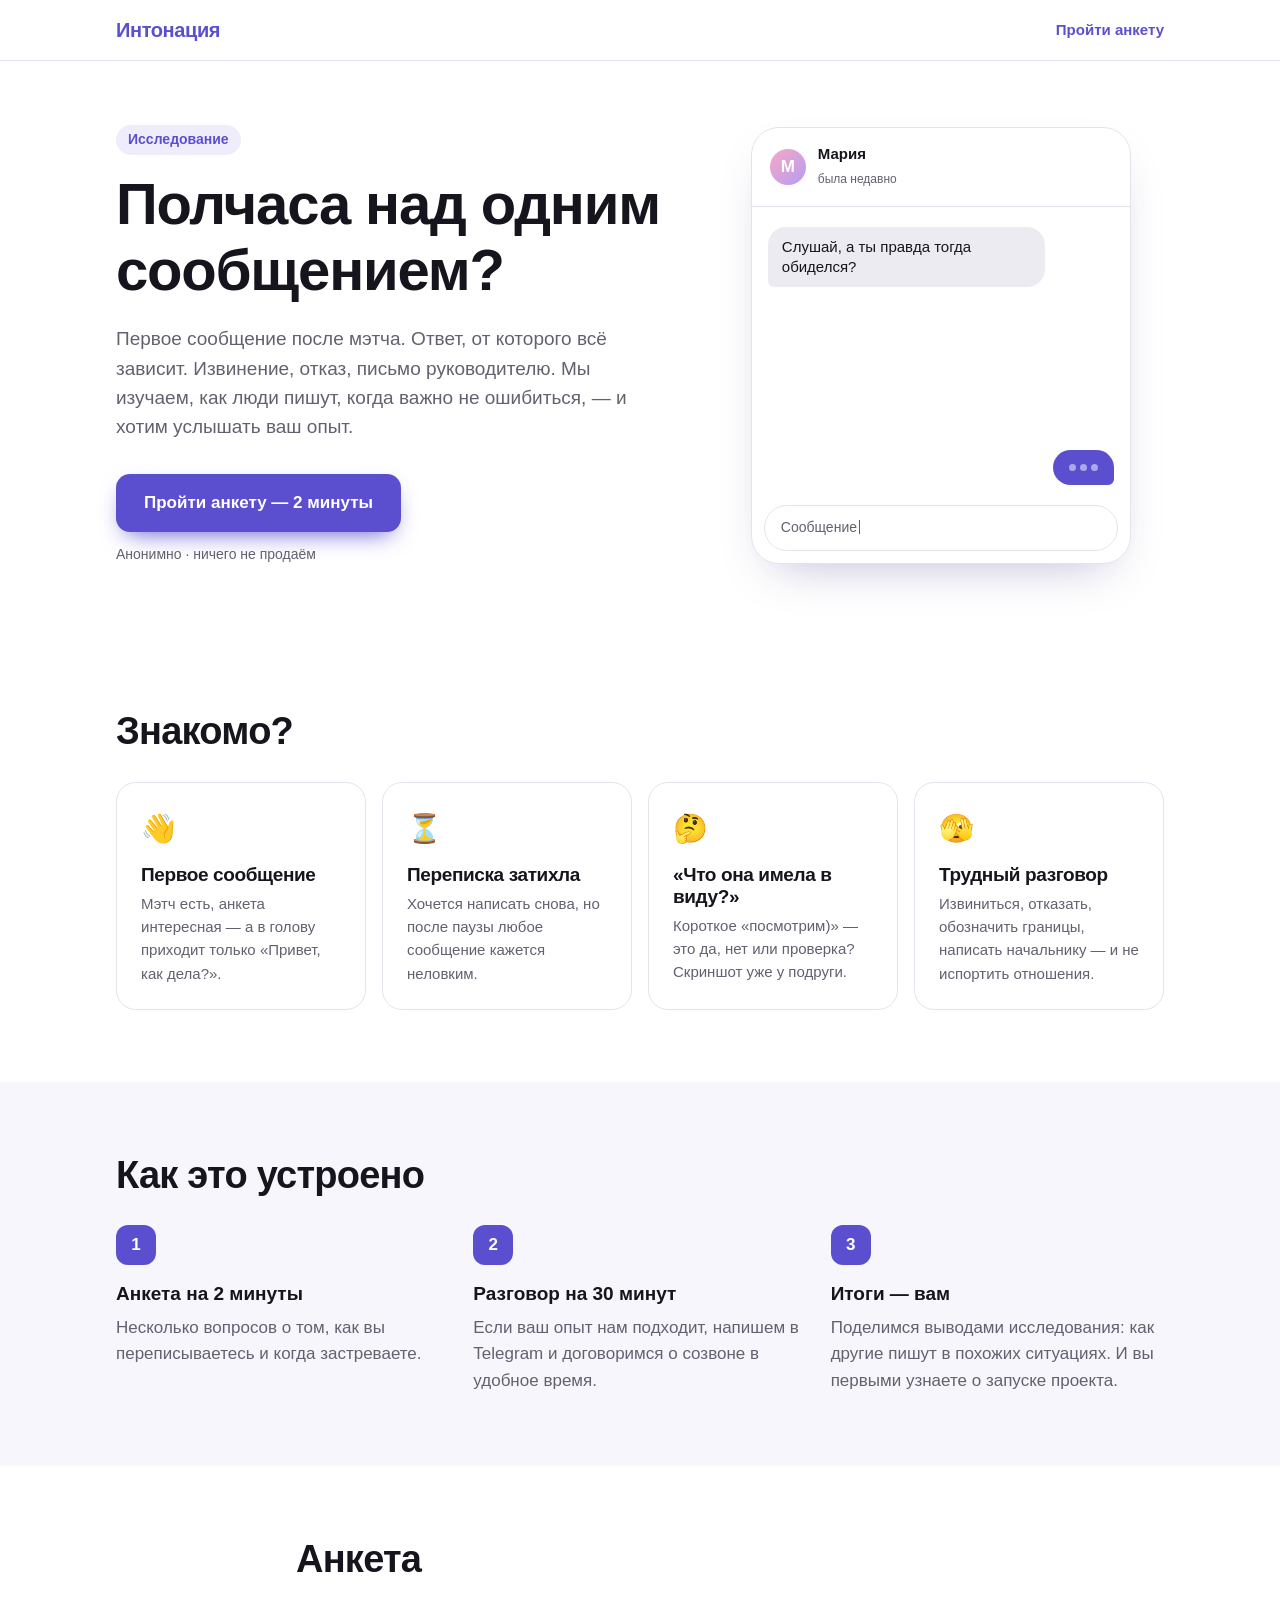
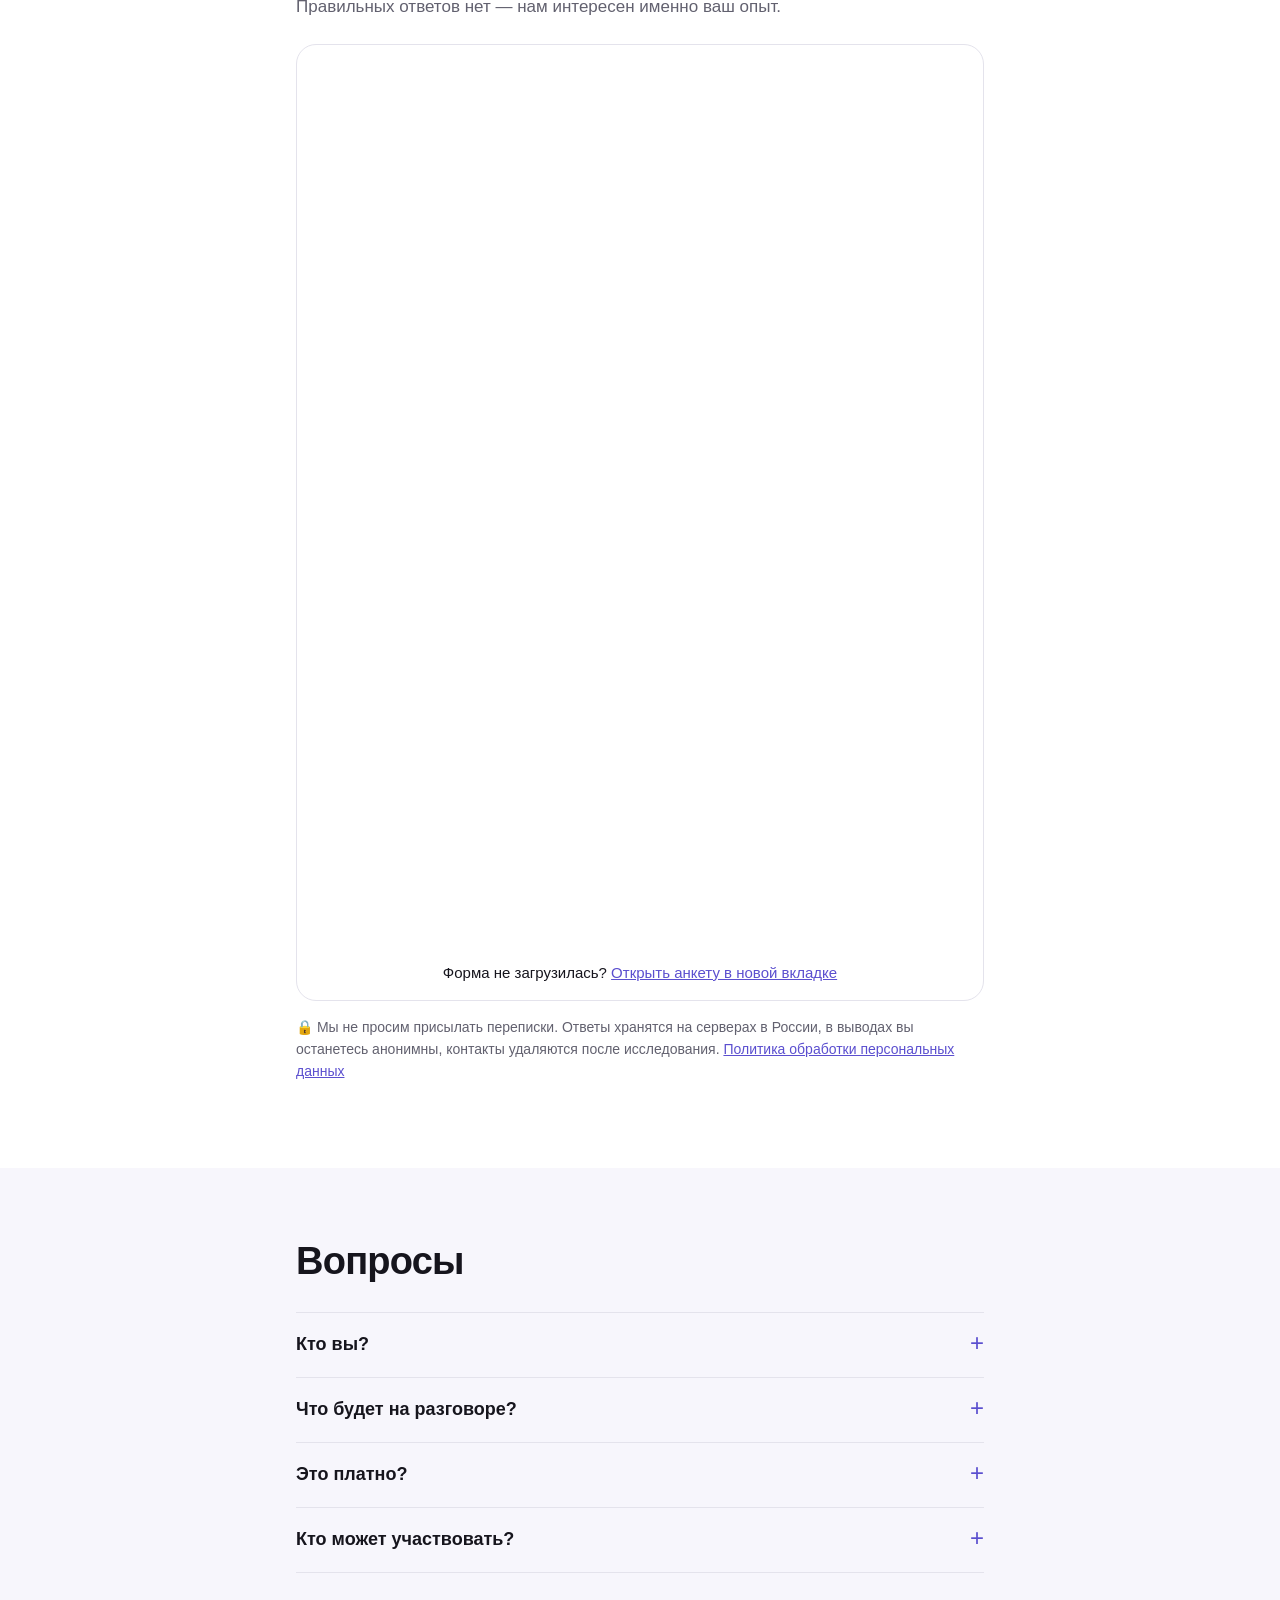
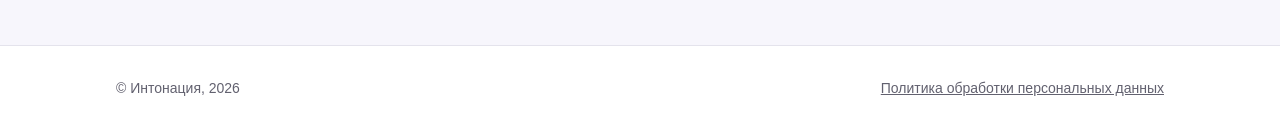
<file: landing/index.html>
<!doctype html>
<html lang="ru">
<head>
  <meta charset="utf-8">
  <meta name="viewport" content="width=device-width, initial-scale=1">
  <title>Интонация — исследование переписки</title>
  <meta name="description" content="Бывало, что полчаса думаете над одним сообщением? Мы изучаем, как люди пишут, когда важно не ошибиться. Расскажите о своём опыте — анкета на 2 минуты.">
  <meta property="og:title" content="Полчаса над одним сообщением?">
  <meta property="og:description" content="Мы изучаем, как люди пишут, когда важно не ошибиться. Анкета на 2 минуты.">
  <meta property="og:type" content="website">
  <meta name="theme-color" content="#5B4FCF">
  <link rel="icon" href="favicon.svg" type="image/svg+xml">
  <link rel="stylesheet" href="styles.css">
</head>
<body>
  <header class="top">
    <div class="wrap top__inner">
      <span class="logo">Интонация</span>
      <a class="top__cta" href="#survey">Пройти анкету</a>
    </div>
  </header>

  <main>
    <section class="hero">
      <div class="wrap hero__grid">
        <div class="hero__text">
          <p class="eyebrow">Исследование</p>
          <h1>Полчаса над одним сообщением?</h1>
          <p class="lead">
            Первое сообщение после мэтча. Ответ, от которого всё зависит. Извинение, отказ,
            письмо руководителю. Мы изучаем, как люди пишут, когда важно не ошибиться, —
            и хотим услышать ваш опыт.
          </p>
          <a class="button" href="#survey">Пройти анкету — 2 минуты</a>
          <p class="hint">Анонимно · ничего не продаём</p>
        </div>

        <div class="chat" aria-hidden="true">
          <div class="chat__head">
            <span class="chat__avatar">М</span>
            <span><b>Мария</b><small>была недавно</small></span>
          </div>
          <div class="chat__body">
            <p class="bubble bubble--them">Слушай, а ты правда тогда обиделся?</p>
            <div class="drafts">
              <p class="bubble bubble--draft">Нет, всё нормально</p>
              <p class="bubble bubble--draft">Ну немного, если честно</p>
              <p class="bubble bubble--draft">Давай не будем об этом</p>
            </div>
            <p class="bubble bubble--me bubble--typing"><span></span><span></span><span></span></p>
          </div>
          <div class="chat__input">Сообщение<span class="caret"></span></div>
        </div>
      </div>
    </section>

    <section class="section">
      <div class="wrap">
        <h2>Знакомо?</h2>
        <div class="cards">
          <article class="card">
            <span class="card__icon">👋</span>
            <h3>Первое сообщение</h3>
            <p>Мэтч есть, анкета интересная — а в голову приходит только «Привет, как дела?».</p>
          </article>
          <article class="card">
            <span class="card__icon">⏳</span>
            <h3>Переписка затихла</h3>
            <p>Хочется написать снова, но после паузы любое сообщение кажется неловким.</p>
          </article>
          <article class="card">
            <span class="card__icon">🤔</span>
            <h3>«Что она имела в виду?»</h3>
            <p>Короткое «посмотрим)» — это да, нет или проверка? Скриншот уже у подруги.</p>
          </article>
          <article class="card">
            <span class="card__icon">🫣</span>
            <h3>Трудный разговор</h3>
            <p>Извиниться, отказать, обозначить границы, написать начальнику — и не испортить отношения.</p>
          </article>
        </div>
      </div>
    </section>

    <section class="section section--tint">
      <div class="wrap">
        <h2>Как это устроено</h2>
        <ol class="steps">
          <li>
            <b>Анкета на 2 минуты</b>
            <span>Несколько вопросов о том, как вы переписываетесь и когда застреваете.</span>
          </li>
          <li>
            <b>Разговор на 30 минут</b>
            <span>Если ваш опыт нам подходит, напишем в Telegram и договоримся о созвоне в удобное время.</span>
          </li>
          <li>
            <b>Итоги — вам</b>
            <span>Поделимся выводами исследования: как другие пишут в похожих ситуациях. И вы первыми узнаете о запуске проекта.</span>
          </li>
        </ol>
      </div>
    </section>

    <section class="section" id="survey">
      <div class="wrap wrap--narrow">
        <h2>Анкета</h2>
        <p class="section__lead">Правильных ответов нет — нам интересен именно ваш опыт.</p>
        <div class="form" data-form>
          <p class="form__placeholder">Анкета скоро появится здесь.</p>
        </div>
        <p class="privacy-note">
          🔒 Мы не просим присылать переписки. Ответы хранятся на серверах в России,
          в выводах вы останетесь анонимны, контакты удаляются после исследования.
          <a href="privacy.html">Политика обработки персональных данных</a>
        </p>
      </div>
    </section>

    <section class="section section--tint">
      <div class="wrap wrap--narrow">
        <h2>Вопросы</h2>
        <details>
          <summary>Кто вы?</summary>
          <p>Небольшая команда. Делаем проект про общение в переписке и участвуем в акселераторе Sber500. Прежде чем что-то строить, хотим понять, как люди на самом деле пишут сложные сообщения.</p>
        </details>
        <details>
          <summary>Что будет на разговоре?</summary>
          <p>Мы попросим рассказать о паре реальных случаев из вашей переписки — без имён и скриншотов. Никакого тестирования и продаж.</p>
        </details>
        <details>
          <summary>Это платно?</summary>
          <p>Нет. Участие бесплатное и добровольное, прервать разговор можно в любой момент.</p>
        </details>
        <details>
          <summary>Кто может участвовать?</summary>
          <p>Все, кому уже есть 18 лет и кто хоть иногда долго думает над сообщениями.</p>
        </details>
      </div>
    </section>
  </main>

  <footer class="footer">
    <div class="wrap footer__inner">
      <span>© Интонация, 2026</span>
      <a href="privacy.html">Политика обработки персональных данных</a>
    </div>
  </footer>

  <script src="config.js"></script>
  <script src="main.js"></script>
</body>
</html>
</file>
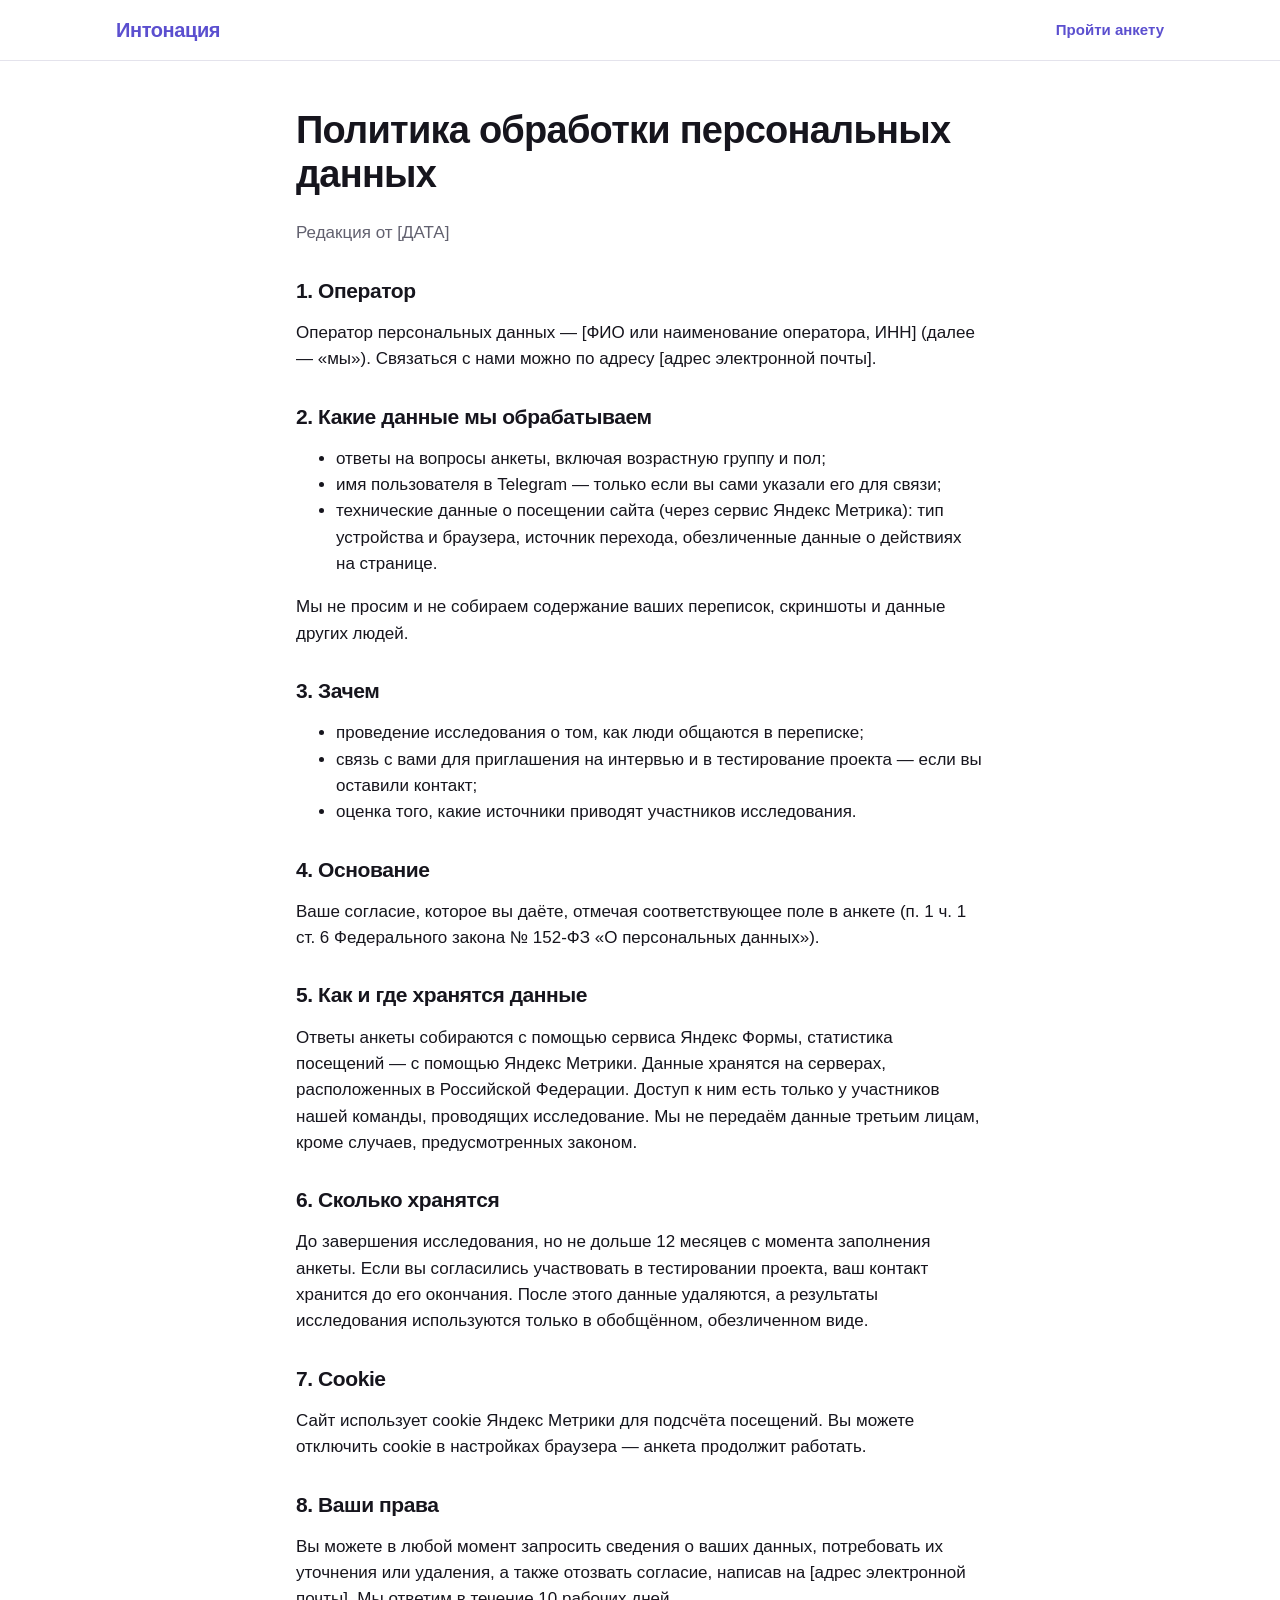
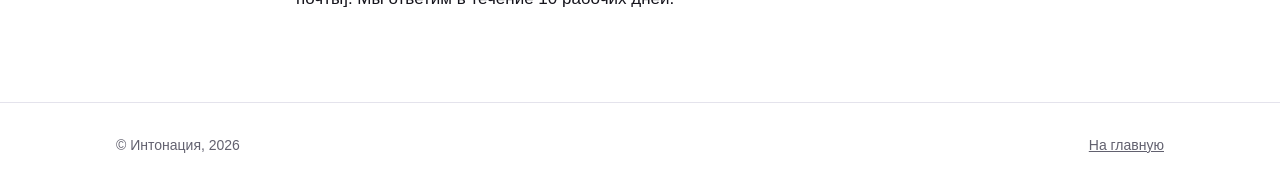
<file: landing/privacy.html>
<!doctype html>
<html lang="ru">
<head>
  <meta charset="utf-8">
  <meta name="viewport" content="width=device-width, initial-scale=1">
  <title>Политика обработки персональных данных — Интонация</title>
  <meta name="robots" content="noindex">
  <link rel="icon" href="favicon.svg" type="image/svg+xml">
  <link rel="stylesheet" href="styles.css">
</head>
<body>
  <header class="top">
    <div class="wrap top__inner">
      <a class="logo" href="index.html" style="text-decoration:none">Интонация</a>
      <a class="top__cta" href="index.html#survey">Пройти анкету</a>
    </div>
  </header>

  <main class="doc">
    <div class="wrap wrap--narrow">
      <h1>Политика обработки персональных данных</h1>
      <p class="muted">Редакция от <span data-fill="policy_date">[ДАТА]</span></p>

      <h2>1. Оператор</h2>
      <p>
        Оператор персональных данных — <span data-fill="operator">[ФИО или наименование оператора, ИНН]</span>
        (далее — «мы»). Связаться с нами можно по адресу
        <span data-fill="contact">[адрес электронной почты]</span>.
      </p>

      <h2>2. Какие данные мы обрабатываем</h2>
      <ul>
        <li>ответы на вопросы анкеты, включая возрастную группу и пол;</li>
        <li>имя пользователя в Telegram — только если вы сами указали его для связи;</li>
        <li>технические данные о посещении сайта (через сервис Яндекс Метрика): тип устройства и браузера, источник перехода, обезличенные данные о действиях на странице.</li>
      </ul>
      <p>Мы не просим и не собираем содержание ваших переписок, скриншоты и данные других людей.</p>

      <h2>3. Зачем</h2>
      <ul>
        <li>проведение исследования о том, как люди общаются в переписке;</li>
        <li>связь с вами для приглашения на интервью и в тестирование проекта — если вы оставили контакт;</li>
        <li>оценка того, какие источники приводят участников исследования.</li>
      </ul>

      <h2>4. Основание</h2>
      <p>Ваше согласие, которое вы даёте, отмечая соответствующее поле в анкете (п. 1 ч. 1 ст. 6 Федерального закона № 152-ФЗ «О персональных данных»).</p>

      <h2>5. Как и где хранятся данные</h2>
      <p>
        Ответы анкеты собираются с помощью сервиса Яндекс Формы, статистика посещений — с помощью
        Яндекс Метрики. Данные хранятся на серверах, расположенных в Российской Федерации.
        Доступ к ним есть только у участников нашей команды, проводящих исследование.
        Мы не передаём данные третьим лицам, кроме случаев, предусмотренных законом.
      </p>

      <h2>6. Сколько хранятся</h2>
      <p>
        До завершения исследования, но не дольше 12 месяцев с момента заполнения анкеты.
        Если вы согласились участвовать в тестировании проекта, ваш контакт хранится до его окончания.
        После этого данные удаляются, а результаты исследования используются только в обобщённом,
        обезличенном виде.
      </p>

      <h2>7. Cookie</h2>
      <p>Сайт использует cookie Яндекс Метрики для подсчёта посещений. Вы можете отключить cookie в настройках браузера — анкета продолжит работать.</p>

      <h2>8. Ваши права</h2>
      <p>
        Вы можете в любой момент запросить сведения о ваших данных, потребовать их уточнения или
        удаления, а также отозвать согласие, написав на
        <span data-fill="contact">[адрес электронной почты]</span>. Мы ответим в течение 10 рабочих дней.
      </p>
    </div>
  </main>

  <footer class="footer">
    <div class="wrap footer__inner">
      <span>© Интонация, 2026</span>
      <a href="index.html">На главную</a>
    </div>
  </footer>
</body>
</html>
</file>
<file: landing/styles.css>
:root {
  --accent: #5b4fcf;
  --accent-strong: #4a3fb8;
  --accent-soft: #efedfc;
  --ink: #16151d;
  --muted: #62616f;
  --line: #e4e3ec;
  --bg: #ffffff;
  --bg-tint: #f7f6fc;
  --bubble-them: #ecebf1;
  --bubble-me: #5b4fcf;
  --radius: 20px;
  --shadow: 0 20px 50px -24px rgba(40, 30, 120, 0.35);
  color-scheme: light;
}

@media (prefers-color-scheme: dark) {
  :root {
    --accent: #8b80f0;
    --accent-strong: #a39af5;
    --accent-soft: #25223f;
    --ink: #f1f0f7;
    --muted: #a3a2b3;
    --line: #2d2c3a;
    --bg: #111018;
    --bg-tint: #17161f;
    --bubble-them: #26252f;
    --bubble-me: #6c61e0;
    --shadow: 0 20px 50px -24px rgba(0, 0, 0, 0.7);
    color-scheme: dark;
  }
}

* { box-sizing: border-box; }

html { scroll-behavior: smooth; }

body {
  margin: 0;
  background: var(--bg);
  color: var(--ink);
  font: 17px/1.55 -apple-system, BlinkMacSystemFont, "Segoe UI", Roboto, "Helvetica Neue", Arial, sans-serif;
  -webkit-font-smoothing: antialiased;
}

a { color: var(--accent); }

h1, h2, h3 { line-height: 1.15; margin: 0; letter-spacing: -0.02em; }
h1 { font-size: clamp(36px, 6vw, 58px); }
h2 { font-size: clamp(28px, 4vw, 38px); margin-bottom: 28px; }
h3 { font-size: 19px; margin-bottom: 6px; }

.wrap { max-width: 1080px; margin: 0 auto; padding: 0 16px; }
.wrap--narrow { max-width: 720px; }

/* Header */
.top {
  position: sticky; top: 0; z-index: 10;
  background: color-mix(in srgb, var(--bg) 85%, transparent);
  backdrop-filter: blur(12px);
  border-bottom: 1px solid var(--line);
}
.top__inner { display: flex; align-items: center; justify-content: space-between; height: 60px; }
.logo { font-weight: 800; font-size: 20px; color: var(--accent); letter-spacing: -0.02em; }
.top__cta { font-weight: 600; text-decoration: none; font-size: 15px; }

/* Hero */
.hero { padding: 64px 0 72px; }
.hero__grid { display: grid; grid-template-columns: 1.1fr 0.9fr; gap: 56px; align-items: center; }
.eyebrow {
  display: inline-block; margin: 0 0 16px; padding: 4px 12px; border-radius: 999px;
  background: var(--accent-soft); color: var(--accent); font-size: 14px; font-weight: 600;
}
.lead { font-size: 19px; color: var(--muted); margin: 20px 0 32px; max-width: 34em; }
.button {
  display: inline-block; padding: 16px 28px; border-radius: 14px;
  background: var(--accent); color: #fff; font-weight: 700; text-decoration: none;
  box-shadow: 0 10px 24px -10px var(--accent); transition: transform .15s, background .15s;
}
.button:hover { background: var(--accent-strong); transform: translateY(-1px); }
.hint { font-size: 14px; color: var(--muted); margin: 12px 0 0; }

/* Chat illustration */
.chat {
  background: var(--bg); border: 1px solid var(--line); border-radius: 28px;
  box-shadow: var(--shadow); overflow: hidden; max-width: 380px; justify-self: center; width: 100%;
}
.chat__head {
  display: flex; align-items: center; gap: 12px; padding: 14px 18px;
  border-bottom: 1px solid var(--line);
}
.chat__head b { display: block; font-size: 15px; }
.chat__head small { color: var(--muted); font-size: 12px; }
.chat__avatar {
  width: 36px; height: 36px; border-radius: 50%; display: grid; place-items: center;
  background: linear-gradient(135deg, #f7a8c4, #b59cf5); color: #fff; font-weight: 700;
}
.chat__body { padding: 20px 16px; display: flex; flex-direction: column; gap: 10px; min-height: 280px; }
.bubble {
  margin: 0; padding: 10px 14px; border-radius: 18px; max-width: 80%; font-size: 15px; line-height: 1.35;
}
.bubble--them { background: var(--bubble-them); align-self: flex-start; border-bottom-left-radius: 6px; }
.bubble--me { background: var(--bubble-me); color: #fff; align-self: flex-end; border-bottom-right-radius: 6px; }
.drafts { display: flex; flex-direction: column; align-items: flex-end; gap: 6px; margin-top: 8px; }
.bubble--draft {
  border: 1.5px dashed var(--line); color: var(--muted); background: transparent;
  text-decoration: line-through; text-decoration-color: color-mix(in srgb, var(--muted) 70%, transparent);
  font-size: 14px; opacity: 0; animation: draft 9s infinite;
}
.bubble--draft:nth-child(2) { animation-delay: 1.5s; }
.bubble--draft:nth-child(3) { animation-delay: 3s; }
@keyframes draft {
  0% { opacity: 0; transform: translateY(4px); }
  8%, 70% { opacity: 1; transform: none; }
  85%, 100% { opacity: 0; }
}
.bubble--typing { display: flex; gap: 4px; padding: 14px 16px; }
.bubble--typing span {
  width: 7px; height: 7px; border-radius: 50%; background: #fff; opacity: .5;
  animation: dot 1.2s infinite;
}
.bubble--typing span:nth-child(2) { animation-delay: .15s; }
.bubble--typing span:nth-child(3) { animation-delay: .3s; }
@keyframes dot { 0%, 60%, 100% { opacity: .35; transform: none; } 30% { opacity: 1; transform: translateY(-3px); } }
.chat__input {
  margin: 0 12px 12px; padding: 11px 16px; border-radius: 999px;
  border: 1px solid var(--line); color: var(--muted); font-size: 14px;
}
.caret {
  display: inline-block; width: 1.5px; height: 1em; background: var(--accent);
  vertical-align: -2px; margin-left: 2px; animation: caret 1s steps(1) infinite;
}
@keyframes caret { 50% { opacity: 0; } }

@media (prefers-reduced-motion: reduce) {
  .bubble--draft { animation: none; opacity: 1; }
  .bubble--typing span, .caret { animation: none; }
}

/* Sections */
.section { padding: 72px 0; }
.section--tint { background: var(--bg-tint); }
.section__lead { color: var(--muted); margin: -16px 0 24px; }

.cards { display: grid; grid-template-columns: repeat(4, 1fr); gap: 16px; }
.card {
  padding: 24px; border-radius: var(--radius); border: 1px solid var(--line); background: var(--bg);
}
.card p { margin: 0; color: var(--muted); font-size: 15px; }
.card__icon { font-size: 28px; display: block; margin-bottom: 14px; }

.steps { list-style: none; counter-reset: step; padding: 0; margin: 0; display: grid; grid-template-columns: repeat(3, 1fr); gap: 24px; }
.steps li { counter-increment: step; display: flex; flex-direction: column; gap: 6px; }
.steps li::before {
  content: counter(step); width: 40px; height: 40px; border-radius: 12px; display: grid; place-items: center;
  background: var(--accent); color: #fff; font-weight: 800; margin-bottom: 8px;
}
.steps b { font-size: 19px; }
.steps span { color: var(--muted); }

/* Form */
.form {
  border: 1px solid var(--line); border-radius: var(--radius); background: var(--bg);
  min-height: 200px; overflow: hidden;
}
.form iframe { display: block; width: 100%; border: 0; min-height: 900px; }
.form__placeholder { margin: 0; padding: 80px 24px; text-align: center; color: var(--muted); }
.form__fallback { text-align: center; padding: 16px; margin: 0; font-size: 15px; }
.privacy-note { font-size: 14px; color: var(--muted); margin-top: 16px; }

/* FAQ */
details { border-bottom: 1px solid var(--line); padding: 18px 0; }
details:first-of-type { border-top: 1px solid var(--line); }
summary { cursor: pointer; font-weight: 700; font-size: 18px; list-style: none; display: flex; justify-content: space-between; gap: 16px; }
summary::-webkit-details-marker { display: none; }
summary::after { content: "+"; color: var(--accent); font-weight: 400; font-size: 24px; line-height: 1; }
details[open] summary::after { content: "−"; }
details p { color: var(--muted); margin: 12px 0 0; }

/* Footer */
.footer { padding: 32px 0; border-top: 1px solid var(--line); font-size: 14px; color: var(--muted); }
.footer__inner { display: flex; justify-content: space-between; gap: 16px; flex-wrap: wrap; }
.footer a { color: var(--muted); }

/* Policy page */
.doc { padding: 48px 0 72px; }
.doc h1 { font-size: clamp(28px, 4vw, 38px); margin-bottom: 24px; }
.doc h2 { font-size: 21px; margin: 32px 0 10px; }
.doc p, .doc li { color: var(--ink); }
.doc .muted { color: var(--muted); }

@media (max-width: 900px) {
  .hero__grid { grid-template-columns: 1fr; gap: 40px; }
  .cards { grid-template-columns: repeat(2, 1fr); }
  .steps { grid-template-columns: 1fr; }
}
@media (max-width: 560px) {
  body { font-size: 16px; }
  .hero { padding: 40px 0 56px; }
  .section { padding: 56px 0; }
  .cards { grid-template-columns: 1fr; }
  .button { display: block; text-align: center; }
}
</file>
